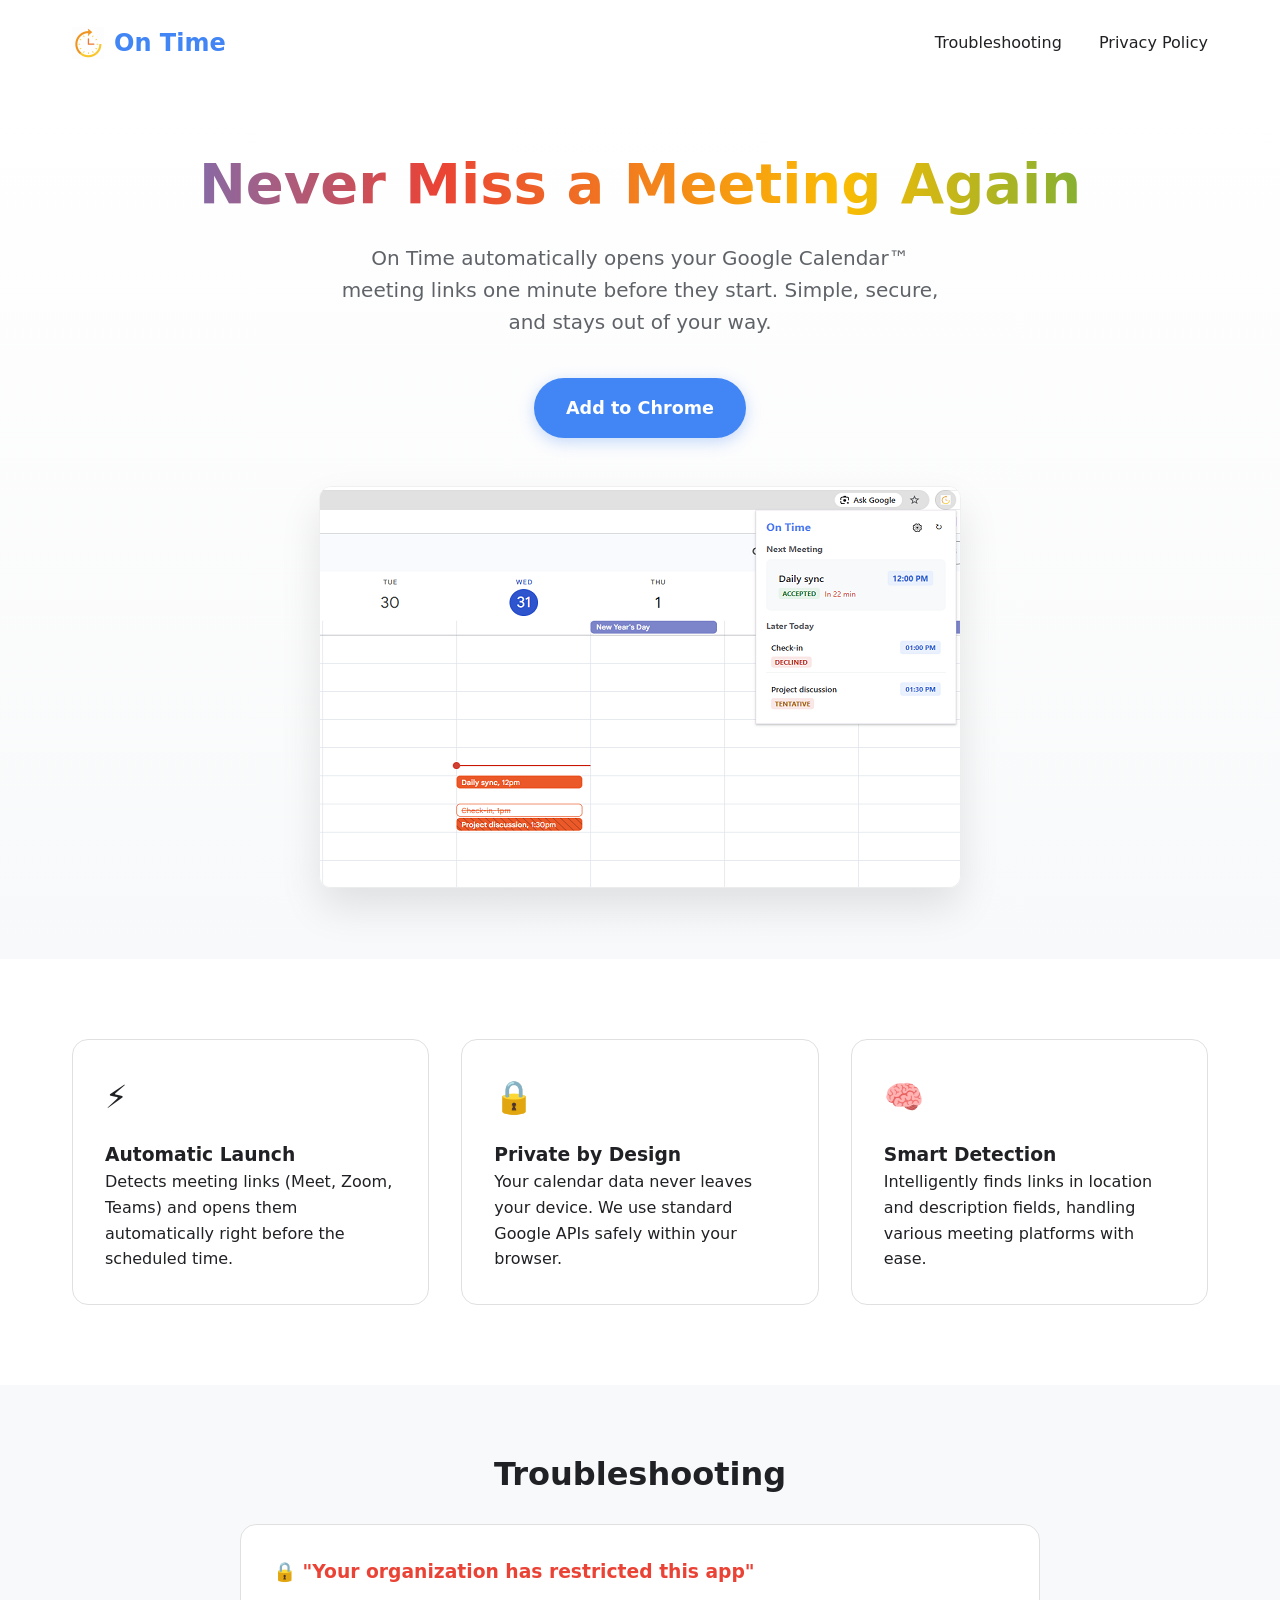
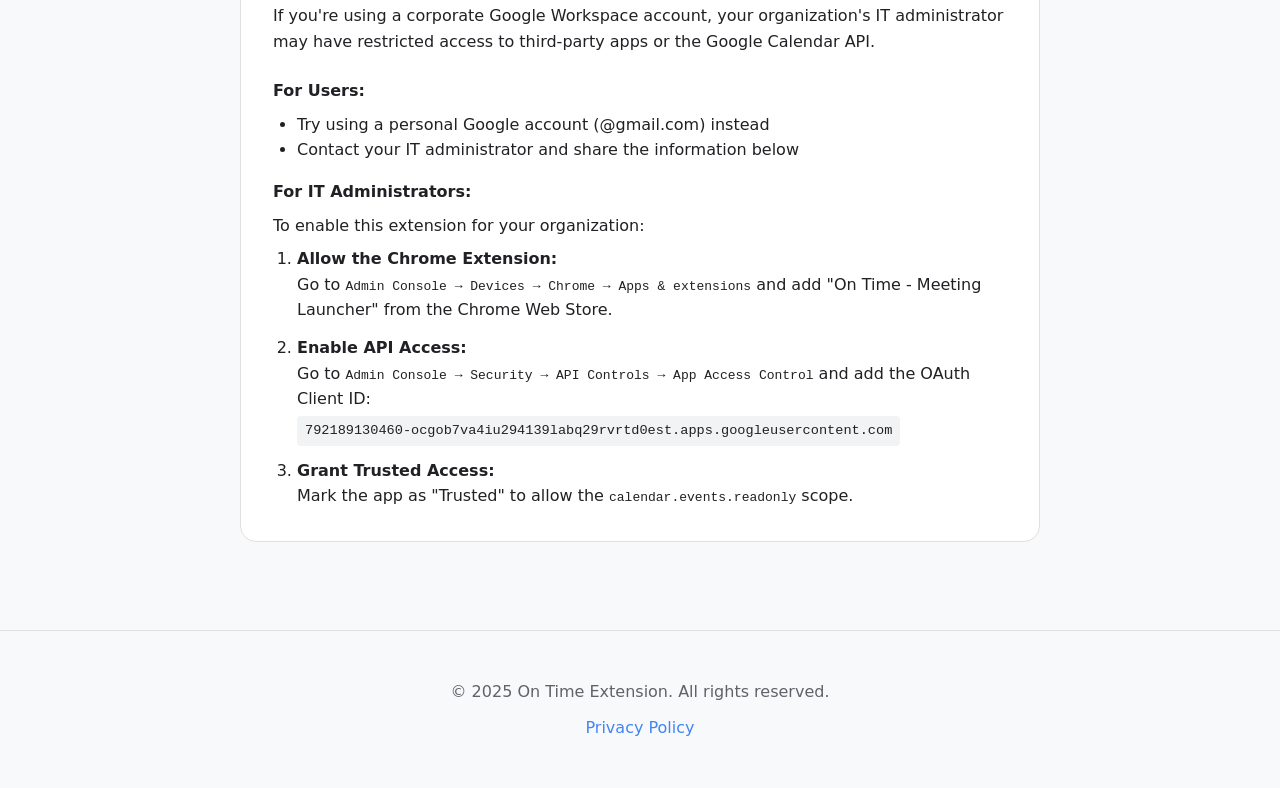
<file: index.html>
<!DOCTYPE html>
<html lang="en">

<head>
    <meta charset="UTF-8">
    <meta name="viewport" content="width=device-width, initial-scale=1.0">
    <title>On Time - Automatic Meeting Launcher</title>
    <meta name="description"
        content="Never miss a meeting again. On Time automatically opens your Google Calendar meeting links 1 minute before they start.">
    <style>
        :root {
            --primary: #4285f4;
            --primary-dark: #3367d6;
            --text: #202124;
            --bg: #ffffff;
            --secondary-bg: #f8f9fa;
        }

        * {
            margin: 0;
            padding: 0;
            box-sizing: border-box;
        }

        body {
            font-family: 'Segoe UI', system-ui, -apple-system, sans-serif;
            color: var(--text);
            line-height: 1.6;
        }

        nav {
            padding: 1.5rem 2rem;
            display: flex;
            justify-content: space-between;
            align-items: center;
            max-width: 1200px;
            margin: 0 auto;
        }

        .logo {
            font-weight: 700;
            font-size: 1.5rem;
            color: var(--primary);
            text-decoration: none;
            display: flex;
            align-items: center;
            gap: 10px;
        }

        .logo img {
            height: 32px;
            width: 32px;
        }

        .nav-links a {
            color: var(--text);
            text-decoration: none;
            margin-left: 2rem;
            font-weight: 500;
        }

        .hero {
            padding: 4rem 2rem;
            text-align: center;
            background: linear-gradient(180deg, var(--bg) 0%, var(--secondary-bg) 100%);
        }

        h1 {
            font-size: 3.5rem;
            line-height: 1.2;
            margin-bottom: 1.5rem;
            background: linear-gradient(90deg, #4285f4, #ea4335, #fbbc04, #34a853);
            -webkit-background-clip: text;
            -webkit-text-fill-color: transparent;
            background-clip: text;
        }

        .subtitle {
            font-size: 1.25rem;
            color: #5f6368;
            max-width: 600px;
            margin: 0 auto 2.5rem;
        }

        .cta-button {
            display: inline-block;
            background-color: var(--primary);
            color: white;
            padding: 1rem 2rem;
            border-radius: 50px;
            text-decoration: none;
            font-weight: 600;
            font-size: 1.1rem;
            transition: transform 0.2s, background-color 0.2s;
            box-shadow: 0 4px 15px rgba(66, 133, 244, 0.3);
        }

        .cta-button:hover {
            background-color: var(--primary-dark);
            transform: translateY(-2px);
        }

        .hero-image {
            margin-top: 3rem;
        }

        .hero-image img {
            max-width: 100%;
            height: auto;
            border-radius: 12px;
            box-shadow: 0 20px 40px rgba(0, 0, 0, 0.1);
            border: 1px solid rgba(0, 0, 0, 0.05);
            max-height: 600px;
        }

        .features {
            padding: 5rem 2rem;
            max-width: 1200px;
            margin: 0 auto;
            display: grid;
            grid-template-columns: repeat(auto-fit, minmax(300px, 1fr));
            gap: 2rem;
        }

        .feature-card {
            background: white;
            padding: 2rem;
            border-radius: 16px;
            border: 1px solid #e0e0e0;
            transition: box-shadow 0.3s;
        }

        .feature-card:hover {
            box-shadow: 0 10px 30px rgba(0, 0, 0, 0.05);
        }

        .feature-icon {
            font-size: 2rem;
            margin-bottom: 1rem;
        }

        footer {
            background-color: var(--secondary-bg);
            padding: 3rem 2rem;
            text-align: center;
            color: #5f6368;
            border-top: 1px solid #e0e0e0;
        }

        footer a {
            color: var(--primary);
            text-decoration: none;
        }

        @media (max-width: 768px) {
            h1 {
                font-size: 2.5rem;
            }

            .hero {
                padding: 3rem 1rem;
            }
        }
    </style>
</head>

<body>
    <nav>
        <a href="#" class="logo">
            <img src="images/icon-32.png" alt="Logo">
            On Time
        </a>
        <div class="nav-links">
            <a href="#troubleshooting">Troubleshooting</a>
            <a href="privacy.html">Privacy Policy</a>
        </div>
    </nav>

    <section class="hero">
        <h1>Never Miss a Meeting Again</h1>
        <p class="subtitle">On Time automatically opens your Google Calendar™ meeting links one minute before they
            start. Simple, secure, and stays out of your way.</p>
        <a href="https://chrome.google.com/webstore/detail/ekilebgnfmkgkcpbhbkdgjbjggenghpi" class="cta-button"
            target="_blank">Add to Chrome</a>
        <div class="hero-image">
            <img src="images/demo-screenshot.png" alt="On Time Extension Demo">
        </div>
    </section>

    <section class="features">
        <div class="feature-card">
            <div class="feature-icon">⚡</div>
            <h3>Automatic Launch</h3>
            <p>Detects meeting links (Meet, Zoom, Teams) and opens them automatically right before the scheduled time.
            </p>
        </div>
        <div class="feature-card">
            <div class="feature-icon">🔒</div>
            <h3>Private by Design</h3>
            <p>Your calendar data never leaves your device. We use standard Google APIs safely within your browser.</p>
        </div>
        <div class="feature-card">
            <div class="feature-icon">🧠</div>
            <h3>Smart Detection</h3>
            <p>Intelligently finds links in location and description fields, handling various meeting platforms with
                ease.</p>
        </div>
    </section>

    <section id="troubleshooting" class="features"
        style="background-color: var(--secondary-bg); max-width: 100%; padding: 4rem 2rem;">
        <div style="max-width: 800px; margin: 0 auto;">
            <h2 style="font-size: 2rem; margin-bottom: 1.5rem; text-align: center;">Troubleshooting</h2>

            <div class="feature-card" style="margin-bottom: 1.5rem;">
                <h3 style="color: #ea4335;">🔒 "Your organization has restricted this app"</h3>
                <p style="margin: 1rem 0;">If you're using a corporate Google Workspace account, your organization's IT
                    administrator may have restricted access to third-party apps or the Google Calendar API.</p>

                <h4 style="margin-top: 1.5rem;">For Users:</h4>
                <ul style="margin: 0.5rem 0 1rem 1.5rem;">
                    <li>Try using a personal Google account (@gmail.com) instead</li>
                    <li>Contact your IT administrator and share the information below</li>
                </ul>

                <h4>For IT Administrators:</h4>
                <p style="margin: 0.5rem 0;">To enable this extension for your organization:</p>
                <ol style="margin: 0.5rem 0 0 1.5rem;">
                    <li><strong>Allow the Chrome Extension:</strong><br>
                        Go to <code>Admin Console → Devices → Chrome → Apps & extensions</code> and add "On Time -
                        Meeting Launcher" from the Chrome Web Store.</li>
                    <li style="margin-top: 0.75rem;"><strong>Enable API Access:</strong><br>
                        Go to <code>Admin Console → Security → API Controls → App Access Control</code> and add the
                        OAuth Client ID:<br>
                        <code
                            style="background: #f1f3f4; padding: 4px 8px; border-radius: 4px; font-size: 0.85rem; display: inline-block; margin-top: 4px;">792189130460-ocgob7va4iu294139labq29rvrtd0est.apps.googleusercontent.com</code>
                    </li>
                    <li style="margin-top: 0.75rem;"><strong>Grant Trusted Access:</strong><br>
                        Mark the app as "Trusted" to allow the <code>calendar.events.readonly</code> scope.</li>
                </ol>
            </div>
        </div>
    </section>

    <footer>
        <p>© 2025 On Time Extension. All rights reserved.</p>
        <p style="margin-top: 10px;">
            <a href="privacy.html">Privacy Policy</a>
        </p>
    </footer>
</body>

</html>
</file>
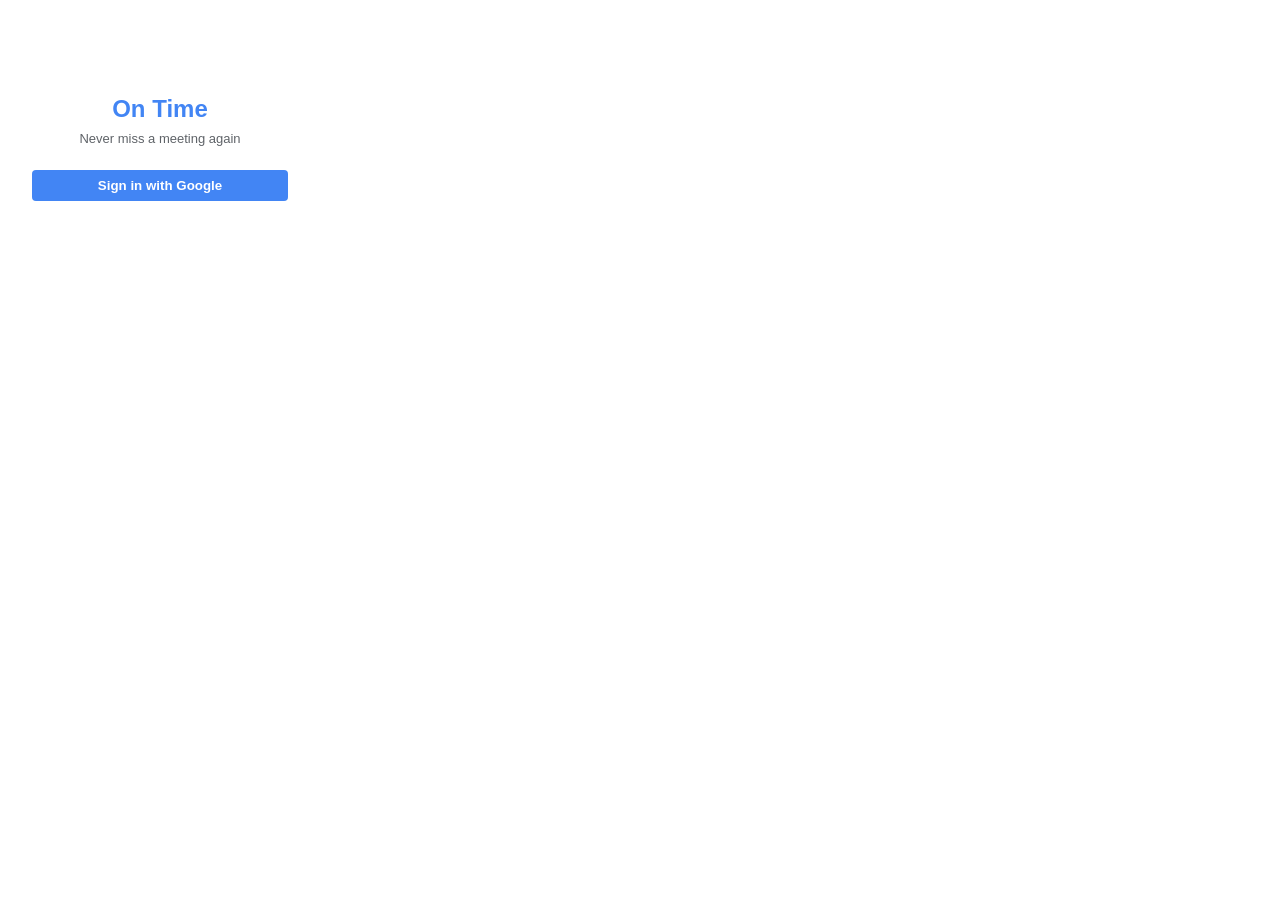
<file: popup.html>
<!DOCTYPE html>
<html lang="en">

<head>
    <meta charset="UTF-8">
    <meta name="viewport" content="width=device-width, initial-scale=1.0">
    <title>On Time</title>
    <link rel="stylesheet" href="https://cdnjs.cloudflare.com/ajax/libs/font-awesome/6.5.1/css/all.min.css">
    <link rel="stylesheet" href="styles.css">
</head>

<body>
    <div class="container">
        <!-- Sign-in Screen -->
        <div id="auth-section">
            <div class="signin-content">
                <h1>On Time</h1>
                <p class="signin-subtitle">Never miss a meeting again</p>
                <button id="loginBtn" class="primary-btn">Sign in with Google</button>
                <div id="login-error" class="error-message hidden">
                    <p id="login-error-text"></p>
                    <div class="error-details-section hidden" id="login-error-details-section">
                        <button id="loginToggleDetailsBtn" class="text-btn"><i class="fa-solid fa-chevron-down"></i>
                            Show details</button>
                        <div id="login-error-details" class="error-details hidden">
                            <pre id="login-error-details-text"></pre>
                            <button id="loginCopyErrorBtn" class="copy-btn" title="Copy error details">
                                <i class="fa-regular fa-copy"></i> Copy
                            </button>
                        </div>
                    </div>
                </div>
            </div>
        </div>

        <!-- Main App Screen -->
        <div id="app-section" class="hidden">
            <header>
                <h1>On Time</h1>
                <div style="display: flex; gap: 8px;">
                    <button id="settingsBtn" title="Settings"><i class="fa-solid fa-gear"></i></button>
                    <button id="refreshBtn" title="Refresh Events"><i
                            class="fa-solid fa-arrow-rotate-right"></i></button>
                </div>
            </header>
            <div id="app-error" class="error-banner hidden">
                <span id="app-error-text"></span>
                <button id="reSignInBtn" class="text-btn hidden">Sign in again</button>
                <div class="error-details-section">
                    <button id="toggleDetailsBtn" class="text-btn"><i class="fa-solid fa-chevron-down"></i> Show
                        details</button>
                    <div id="error-details" class="error-details hidden">
                        <pre id="error-details-text"></pre>
                        <button id="copyErrorBtn" class="copy-btn" title="Copy error details">
                            <i class="fa-regular fa-copy"></i> Copy
                        </button>
                    </div>
                </div>
            </div>
            <h2>Next Meeting</h2>
            <div id="next-meeting-card">
                <p class="placeholder">No upcoming meetings found.</p>
            </div>

            <h2 id="later-heading" class="hidden">Later Today</h2>
            <div id="later-meetings-list" class="meetings-list"></div>
        </div>

        <div id="settings-view" class="hidden">
            <div style="display: flex; align-items: center; margin-bottom: 16px;">
                <button id="backBtn" class="icon-btn"><i class="fa-solid fa-arrow-left"></i></button>
                <h2 style="margin: 0 0 0 8px;">Settings</h2>
            </div>

            <div class="setting-item">
                <label for="newWindowToggle">Open in new window</label>
                <input type="checkbox" id="newWindowToggle">
            </div>
            <div class="setting-item">
                <label for="tentativeToggle">Include tentative events</label>
                <input type="checkbox" id="tentativeToggle">
            </div>
            <p class="settings-note">
                Note: Meetings with <strong>DECLINED</strong> or <strong>INVITED</strong> status won't be auto-opened.
            </p>
        </div>
    </div>
    <template id="meeting-card-template">
        <div class="meeting-item">
            <div class="meeting-row">
                <span class="meeting-title"></span>
                <span class="time-badge"></span>
            </div>
            <div class="meeting-extra">
                <span class="status-badge"></span>
                <span class="countdown"></span>
            </div>
        </div>
    </template>
    <script src="popup.js"></script>
</body>

</html>
</file>
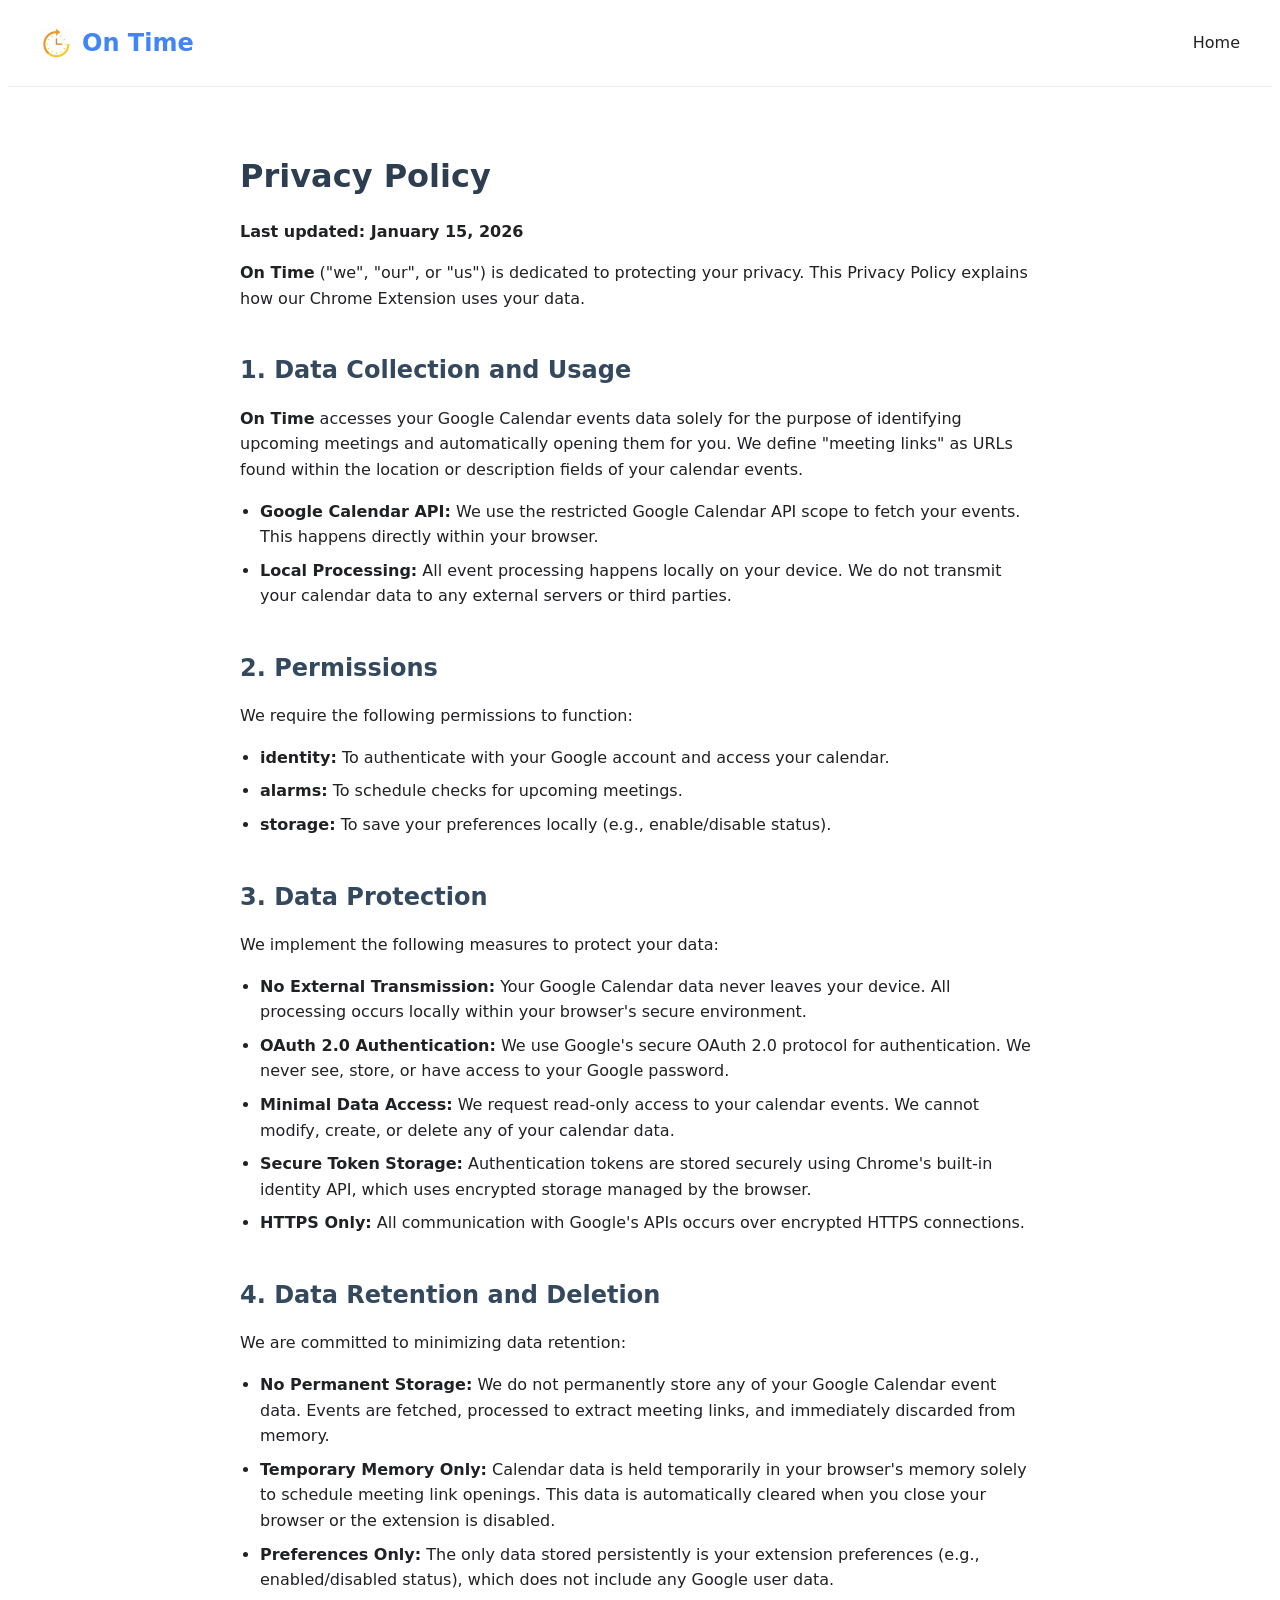
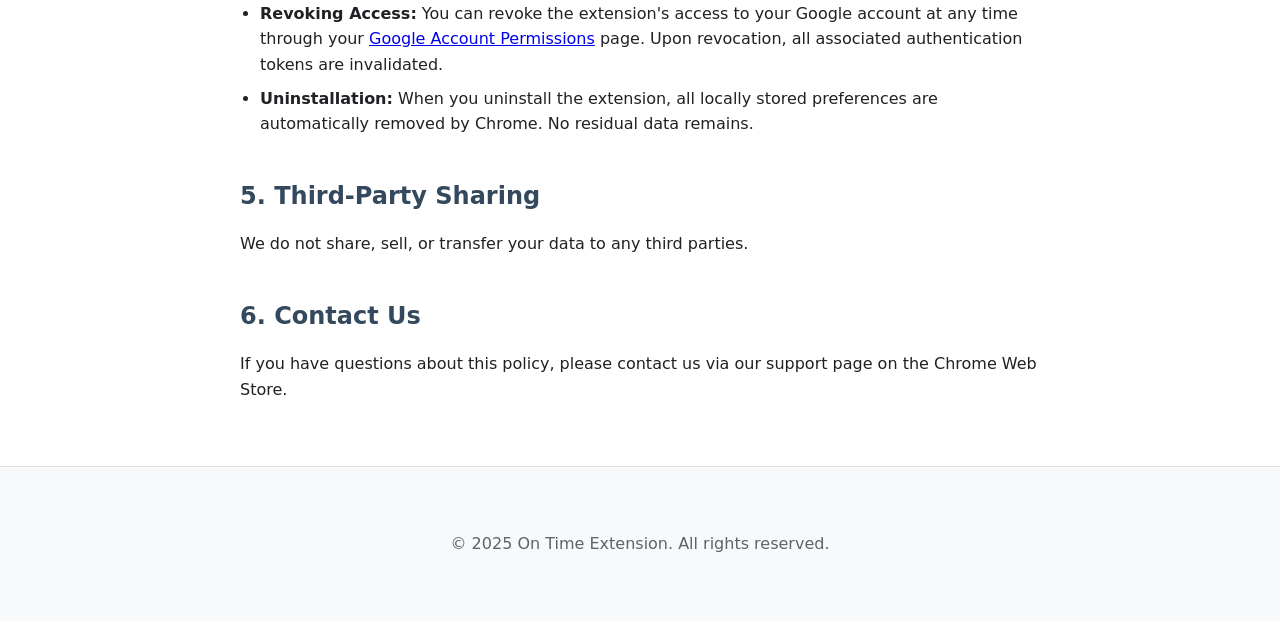
<file: privacy.html>
<!DOCTYPE html>
<html lang="en">

<head>
    <meta charset="UTF-8">
    <meta name="viewport" content="width=device-width, initial-scale=1.0">
    <title>Privacy Policy - On Time</title>
    <style>
        :root {
            --primary: #4285f4;
            --primary-dark: #3367d6;
            --text: #202124;
            --bg: #ffffff;
            --secondary-bg: #f8f9fa;
        }

        body {
            font-family: 'Segoe UI', system-ui, -apple-system, sans-serif;
            color: var(--text);
            line-height: 1.6;
            margin: 0;
            padding: 0;
        }

        nav {
            padding: 1.5rem 2rem;
            display: flex;
            justify-content: space-between;
            align-items: center;
            max-width: 1200px;
            margin: 0 auto;
            border-bottom: 1px solid #eee;
        }

        .logo {
            font-weight: 700;
            font-size: 1.5rem;
            color: var(--primary);
            text-decoration: none;
            display: flex;
            align-items: center;
            gap: 10px;
        }

        .logo img {
            height: 32px;
            width: 32px;
        }

        .nav-links a {
            color: var(--text);
            text-decoration: none;
            margin-left: 2rem;
            font-weight: 500;
        }

        main {
            max-width: 800px;
            margin: 4rem auto;
            padding: 0 2rem;
        }

        h1 {
            color: #2c3e50;
            margin-bottom: 1rem;
        }

        h2 {
            color: #34495e;
            margin-top: 2.5rem;
            margin-bottom: 1rem;
        }

        ul {
            margin-bottom: 1rem;
            padding-left: 20px;
        }

        li {
            margin-bottom: 0.5rem;
        }

        p {
            margin-bottom: 1rem;
        }

        footer {
            background-color: var(--secondary-bg);
            padding: 3rem 2rem;
            text-align: center;
            color: #5f6368;
            border-top: 1px solid #e0e0e0;
            margin-top: 4rem;
        }
    </style>
</head>

<body>
    <nav>
        <a href="index.html" class="logo">
            <img src="images/icon-32.png" alt="Logo">
            On Time
        </a>
        <div class="nav-links">
            <a href="index.html">Home</a>
        </div>
    </nav>

    <main>
        <h1>Privacy Policy</h1>
        <p><strong>Last updated: January 15, 2026</strong></p>

        <p><strong>On Time</strong> ("we", "our", or "us") is dedicated to protecting your privacy. This Privacy Policy
            explains how our Chrome Extension uses your data.</p>

        <h2>1. Data Collection and Usage</h2>
        <p><strong>On Time</strong> accesses your Google Calendar events data solely for the purpose of identifying
            upcoming
            meetings and automatically opening them for you. We define "meeting links" as URLs found within the location
            or description fields of your calendar events.</p>
        <ul>
            <li><strong>Google Calendar API:</strong> We use the restricted Google Calendar API scope to fetch your
                events. This happens
                directly within your browser.</li>
            <li><strong>Local Processing:</strong> All event processing happens locally on your device. We do not
                transmit your calendar data to any external servers or third parties.</li>
        </ul>

        <h2>2. Permissions</h2>
        <p>We require the following permissions to function:</p>
        <ul>
            <li><strong>identity:</strong> To authenticate with your Google account and access your calendar.</li>
            <li><strong>alarms:</strong> To schedule checks for upcoming meetings.</li>
            <li><strong>storage:</strong> To save your preferences locally (e.g., enable/disable status).</li>
        </ul>

        <h2>3. Data Protection</h2>
        <p>We implement the following measures to protect your data:</p>
        <ul>
            <li><strong>No External Transmission:</strong> Your Google Calendar data never leaves your device. All
                processing occurs locally within your browser's secure environment.</li>
            <li><strong>OAuth 2.0 Authentication:</strong> We use Google's secure OAuth 2.0 protocol for
                authentication. We never see, store, or have access to your Google password.</li>
            <li><strong>Minimal Data Access:</strong> We request read-only access to your calendar events. We cannot
                modify, create, or delete any of your calendar data.</li>
            <li><strong>Secure Token Storage:</strong> Authentication tokens are stored securely using Chrome's
                built-in identity API, which uses encrypted storage managed by the browser.</li>
            <li><strong>HTTPS Only:</strong> All communication with Google's APIs occurs over encrypted HTTPS
                connections.</li>
        </ul>

        <h2>4. Data Retention and Deletion</h2>
        <p>We are committed to minimizing data retention:</p>
        <ul>
            <li><strong>No Permanent Storage:</strong> We do not permanently store any of your Google Calendar event
                data. Events are fetched, processed to extract meeting links, and immediately discarded from memory.
            </li>
            <li><strong>Temporary Memory Only:</strong> Calendar data is held temporarily in your browser's memory
                solely to schedule meeting link openings. This data is automatically cleared when you close your
                browser or the extension is disabled.</li>
            <li><strong>Preferences Only:</strong> The only data stored persistently is your extension preferences
                (e.g., enabled/disabled status), which does not include any Google user data.</li>
            <li><strong>Revoking Access:</strong> You can revoke the extension's access to your Google account at any
                time through your <a href="https://myaccount.google.com/permissions" target="_blank">Google Account
                    Permissions</a> page. Upon revocation, all associated authentication tokens are invalidated.</li>
            <li><strong>Uninstallation:</strong> When you uninstall the extension, all locally stored preferences are
                automatically removed by Chrome. No residual data remains.</li>
        </ul>

        <h2>5. Third-Party Sharing</h2>
        <p>We do not share, sell, or transfer your data to any third parties.</p>

        <h2>6. Contact Us</h2>
        <p>If you have questions about this policy, please contact us via our support page on the Chrome Web Store.</p>
    </main>

    <footer>
        <p>© 2025 On Time Extension. All rights reserved.</p>
    </footer>
</body>

</html>
</file>
<file: styles.css>
/* styles.css */
:root {
  --primary-color: #4285f4;
  --bg-color: #ffffff;
  --text-color: #202124;
  --card-bg: #f8f9fa;
  --border-radius: 8px;
}

body {
  width: 320px;
  font-family: 'Segoe UI', Tahoma, Geneva, Verdana, sans-serif;
  margin: 0;
  padding: 0;
  background-color: var(--bg-color);
  color: var(--text-color);
}

.container {
  padding: 16px;
}

header {
  display: flex;
  justify-content: space-between;
  align-items: center;
  margin-bottom: 16px;
}

h1 {
  font-size: 18px;
  margin: 0;
  color: var(--primary-color);
}

h2 {
  font-size: 14px;
  margin-top: 0;
  margin-bottom: 8px;
  color: #5f6368;
}

button {
  cursor: pointer;
  border: none;
  background: none;
}

.primary-btn {
  background-color: var(--primary-color);
  color: white;
  padding: 8px 16px;
  border-radius: 4px;
  font-weight: bold;
  width: 100%;
}

.primary-btn:hover {
  filter: brightness(0.9);
}

.text-btn {
  color: #5f6368;
  font-size: 12px;
  text-decoration: underline;
}

.hidden {
  display: none !important;
}

/* Sign-in Screen */
#auth-section {
  display: flex;
  flex-direction: column;
  justify-content: center;
  align-items: center;
  min-height: 200px;
  padding: 32px 16px;
}

.signin-content {
  text-align: center;
  width: 100%;
}

.signin-content h1 {
  font-size: 24px;
  margin-bottom: 8px;
}

.signin-subtitle {
  color: #5f6368;
  font-size: 13px;
  margin: 0 0 24px 0;
}

#next-meeting-card {
  background-color: var(--card-bg);
  padding: 12px;
  border-radius: var(--border-radius);
  margin-bottom: 16px;
}

.placeholder {
  font-style: italic;
  font-size: 13px;
  color: #80868b;
  text-align: center;
}

.meetings-list {
  display: flex;
  flex-direction: column;
  gap: 8px;
}

.meeting-item {
  display: flex;
  flex-direction: column;
  padding: 8px;
  border-bottom: 1px solid #f1f3f4;
  cursor: pointer;
  transition: background-color 0.2s;
}

.meeting-item:hover {
  background-color: #f1f3f4;
}

.meeting-row {
  display: flex;
  align-items: center;
  justify-content: space-between;
  width: 100%;
}

.meeting-item:last-child {
  border-bottom: none;
}

.time-badge {
  background-color: #e8f0fe;
  color: #1967d2;
  font-size: 11px;
  font-weight: bold;
  padding: 4px 8px;
  border-radius: 4px;
  margin-left: 12px;
  white-space: nowrap;
}

.meeting-title {
  font-size: 13px;
  font-weight: 500;
  white-space: nowrap;
  overflow: hidden;
  text-overflow: ellipsis;
  flex-grow: 1;
}

#next-meeting-card .meeting-title {
  font-size: 16px;
  margin-bottom: 0;
}

#next-meeting-card .time-badge {
  font-size: 13px;
}

.meeting-extra {
  display: flex;
  align-items: center;
  margin-top: 4px;
}

.meeting-extra:empty {
  display: none;
}

.countdown {
  display: block;
  font-size: 12px;
  color: #d93025;
}

.status-badge {
  font-size: 11px;
  padding: 2px 6px;
  border-radius: 4px;
  margin-right: 8px;
  text-transform: uppercase;
  font-weight: bold;
  display: none;
  /* Hidden by default */
}

/* Status Variants */
.status-needsAction {
  background-color: #fef7e0;
  color: #b06000;
  display: inline-block;
}

.status-declined {
  background-color: #fce8e6;
  color: #c5221f;
  display: inline-block;
}

.status-tentative {
  background-color: #fce8e6;
  color: #b06000;
  display: inline-block;
}

.status-accepted {
  background-color: #e6f4ea;
  color: #137333;
  display: inline-block;
}


/* Settings View */
#settings-view {
  padding-top: 8px;
}

.icon-btn {
  background: none;
  border: none;
  font-size: 18px;
  cursor: pointer;
  padding: 4px 8px;
  border-radius: 50%;
}

.icon-btn:hover {
  background-color: rgba(0, 0, 0, 0.05);
}

.setting-item {
  display: flex;
  justify-content: space-between;
  align-items: center;
  padding: 12px 0;
  border-bottom: 1px solid #f1f3f4;
  font-size: 13px;
  color: #3c4043;
}

.setting-item:last-child {
  border-bottom: none;
}

.setting-item input {
  cursor: pointer;
}

.settings-note {
  margin-top: 16px;
  font-size: 12px;
  color: #5f6368;
  line-height: 1.5;
}

/* Spinner Animation */
@keyframes spin {
  from {
    transform: rotate(0deg);
  }

  to {
    transform: rotate(360deg);
  }
}

/* Error Messages */
.error-message {
  color: #c5221f;
  background-color: #fce8e6;
  padding: 8px 12px;
  border-radius: 4px;
  font-size: 12px;
  margin-top: 12px;
  text-align: center;
}

.error-banner {
  color: #c5221f;
  background-color: #fce8e6;
  padding: 8px 12px;
  border-radius: 4px;
  font-size: 12px;
  margin-bottom: 12px;
  display: flex;
  flex-direction: column;
  align-items: center;
  gap: 8px;
}

.error-banner .text-btn {
  color: #1967d2;
  font-weight: 500;
}

/* Error Details Section */
.error-details-section {
  width: 100%;
  margin-top: 8px;
}

.error-details {
  background-color: rgba(0, 0, 0, 0.05);
  border-radius: 4px;
  padding: 8px;
  margin-top: 8px;
  text-align: left;
}

.error-details pre {
  margin: 0 0 8px 0;
  font-size: 11px;
  white-space: pre-wrap;
  word-break: break-all;
  color: #5f6368;
  max-height: 100px;
  overflow-y: auto;
}

.copy-btn {
  background-color: #1967d2;
  color: white;
  padding: 4px 10px;
  border-radius: 4px;
  font-size: 11px;
  display: inline-flex;
  align-items: center;
  gap: 4px;
}

.copy-btn:hover {
  background-color: #1557b0;
}

.copy-btn.copied {
  background-color: #137333;
}

.error-message .error-details-section {
  margin-top: 8px;
}

.error-message p {
  margin: 0;
}
</file>
